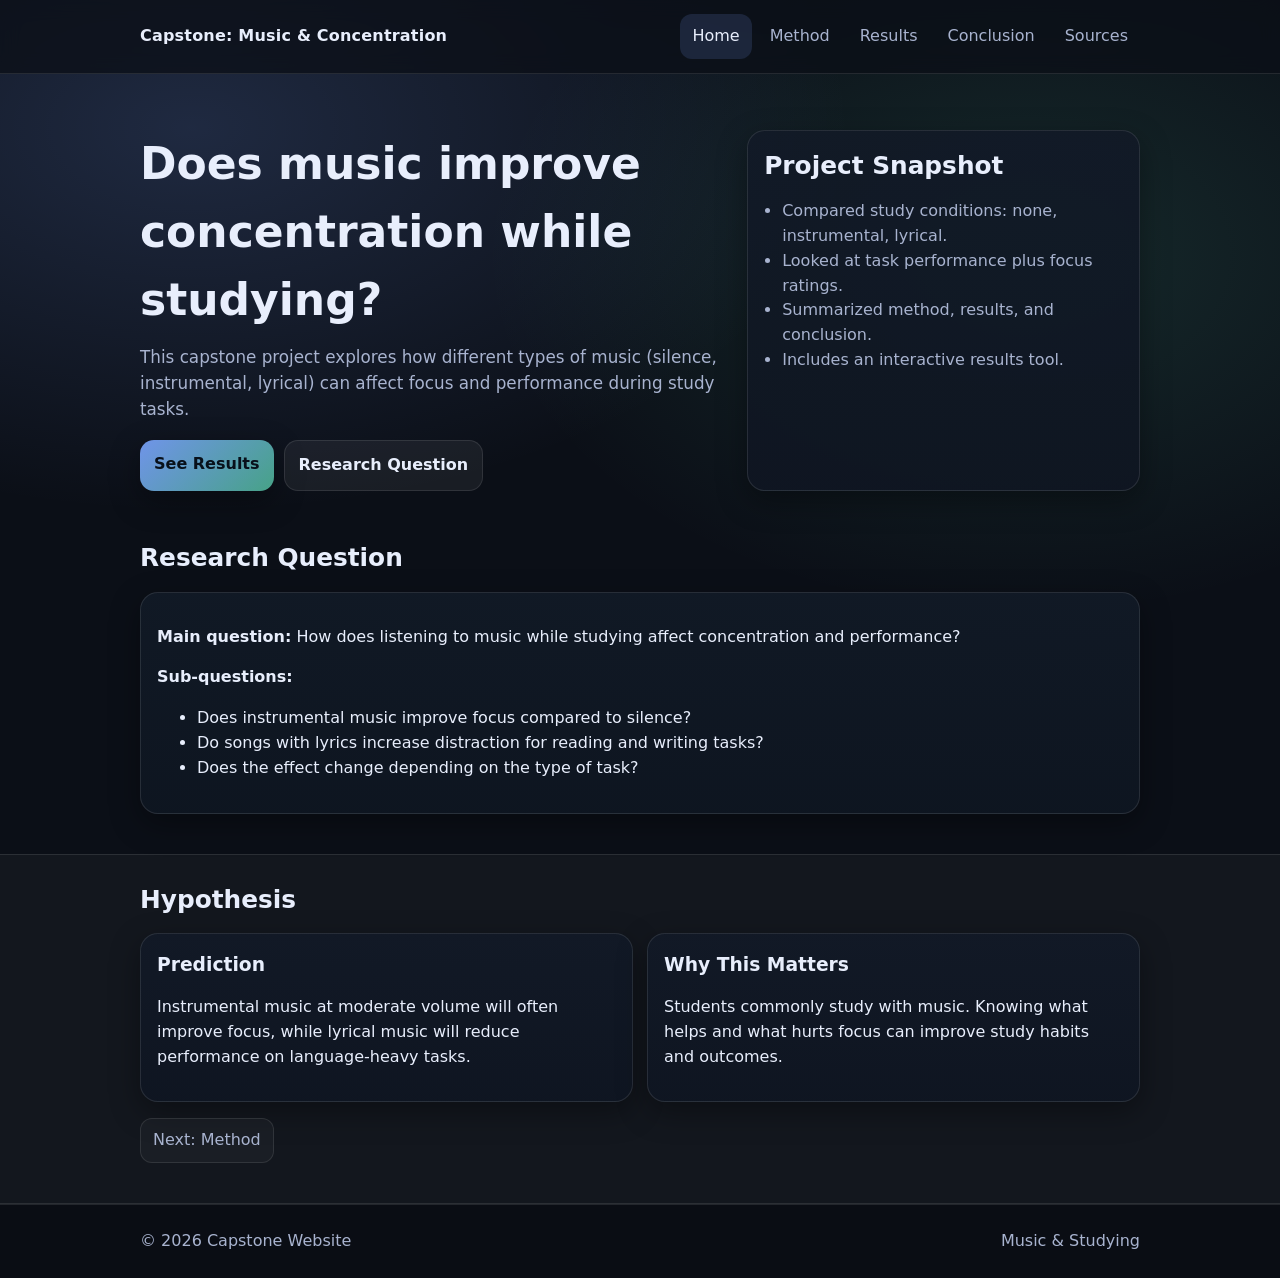
<file: index.html>
﻿<!doctype html>
<html lang="en">
  <head>
    <meta charset="utf-8" />
    <meta name="viewport" content="width=device-width, initial-scale=1" />
    <title>Music & Studying - Capstone</title>
    <link rel="stylesheet" href="styles.css" />
  </head>
  <body>
    <a class="skip-link" href="#main-content">Skip to main content</a>

    <header class="header">
      <div class="container nav">
        <a class="brand" href="./index.html">Capstone: Music & Concentration</a>
        <nav aria-label="Main navigation">
          <a class="active" href="./index.html" aria-current="page">Home</a>
          <a href="./method.html">Method</a>
          <a href="./results.html">Results</a>
          <a href="./conclusion.html">Conclusion</a>
          <a href="./sources.html">Sources</a>
        </nav>
      </div>
    </header>

    <main id="main-content">
      <section class="hero">
        <div class="container hero-grid">
          <div>
            <h1>Does music improve concentration while studying?</h1>
            <p class="lead">
              This capstone project explores how different types of music
              (silence, instrumental, lyrical) can affect focus and performance
              during study tasks.
            </p>
            <div class="btn-row">
              <a class="btn" href="./results.html">See Results</a>
              <a class="btn btn-ghost" href="#question">Research Question</a>
            </div>
          </div>

          <div class="card">
            <h2>Project Snapshot</h2>
            <ul class="checklist">
              <li>Compared study conditions: none, instrumental, lyrical.</li>
              <li>Looked at task performance plus focus ratings.</li>
              <li>Summarized method, results, and conclusion.</li>
              <li>Includes an interactive results tool.</li>
            </ul>
          </div>
        </div>
      </section>

      <section id="question" class="section">
        <div class="container">
          <h2>Research Question</h2>
          <div class="card">
            <p>
              <strong>Main question:</strong> How does listening to music while
              studying affect concentration and performance?
            </p>
            <p><strong>Sub-questions:</strong></p>
            <ul>
              <li>
                Does instrumental music improve focus compared to silence?
              </li>
              <li>
                Do songs with lyrics increase distraction for reading and
                writing tasks?
              </li>
              <li>Does the effect change depending on the type of task?</li>
            </ul>
          </div>
        </div>
      </section>

      <section class="section alt">
        <div class="container">
          <h2>Hypothesis</h2>
          <div class="grid2">
            <div class="card">
              <h3>Prediction</h3>
              <p>
                Instrumental music at moderate volume will often improve focus,
                while lyrical music will reduce performance on language-heavy
                tasks.
              </p>
            </div>
            <div class="card">
              <h3>Why This Matters</h3>
              <p>
                Students commonly study with music. Knowing what helps and what
                hurts focus can improve study habits and outcomes.
              </p>
            </div>
          </div>

          <div class="page-nav" aria-label="Page navigation">
            <a href="./method.html">Next: Method</a>
          </div>
        </div>
      </section>
    </main>

    <footer class="footer">
      <div class="container footer-row">
        <span>&copy; <span id="year"></span> Capstone Website</span>
        <span class="muted">Music & Studying</span>
      </div>
    </footer>

    <script src="script.js"></script>
  </body>
</html>
</file>
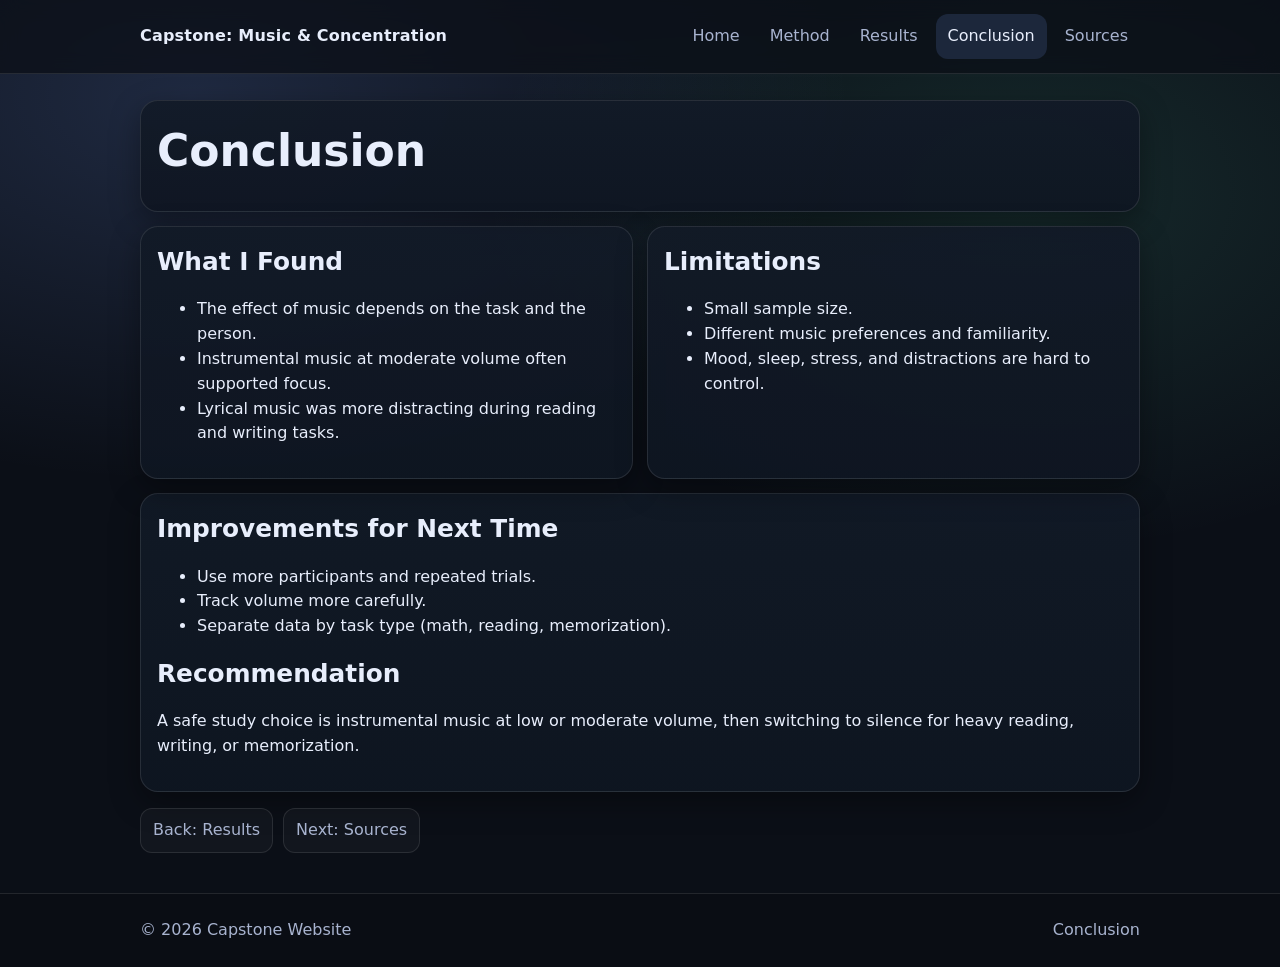
<file: conclusion.html>
﻿<!doctype html>
<html lang="en">
  <head>
    <meta charset="utf-8" />
    <meta name="viewport" content="width=device-width, initial-scale=1" />
    <title>Conclusion - Music & Studying</title>
    <link rel="stylesheet" href="styles.css" />
  </head>
  <body>
    <a class="skip-link" href="#main-content">Skip to main content</a>

    <header class="header">
      <div class="container nav">
        <a class="brand" href="./index.html">Capstone: Music & Concentration</a>
        <nav aria-label="Main navigation">
          <a href="./index.html">Home</a>
          <a href="./method.html">Method</a>
          <a href="./results.html">Results</a>
          <a class="active" href="./conclusion.html" aria-current="page"
            >Conclusion</a
          >
          <a href="./sources.html">Sources</a>
        </nav>
      </div>
    </header>

    <main id="main-content" class="section">
      <div class="container">
        <div class="card page-head">
          <h1>Conclusion</h1>
        </div>

        <div class="grid2">
          <section class="card">
            <h2>What I Found</h2>
            <ul>
              <li>The effect of music depends on the task and the person.</li>
              <li>
                Instrumental music at moderate volume often supported focus.
              </li>
              <li>
                Lyrical music was more distracting during reading and writing
                tasks.
              </li>
            </ul>
          </section>

          <section class="card">
            <h2>Limitations</h2>
            <ul>
              <li>Small sample size.</li>
              <li>Different music preferences and familiarity.</li>
              <li>
                Mood, sleep, stress, and distractions are hard to control.
              </li>
            </ul>
          </section>
        </div>

        <section class="card" style="margin-top: 14px">
          <h2>Improvements for Next Time</h2>
          <ul>
            <li>Use more participants and repeated trials.</li>
            <li>Track volume more carefully.</li>
            <li>Separate data by task type (math, reading, memorization).</li>
          </ul>

          <h2>Recommendation</h2>
          <p>
            A safe study choice is instrumental music at low or moderate volume,
            then switching to silence for heavy reading, writing, or
            memorization.
          </p>
        </section>

        <div class="page-nav" aria-label="Page navigation">
          <a href="./results.html">Back: Results</a>
          <a href="./sources.html">Next: Sources</a>
        </div>
      </div>
    </main>

    <footer class="footer">
      <div class="container footer-row">
        <span>&copy; <span id="year"></span> Capstone Website</span>
        <span class="muted">Conclusion</span>
      </div>
    </footer>

    <script src="script.js"></script>
  </body>
</html>
</file>
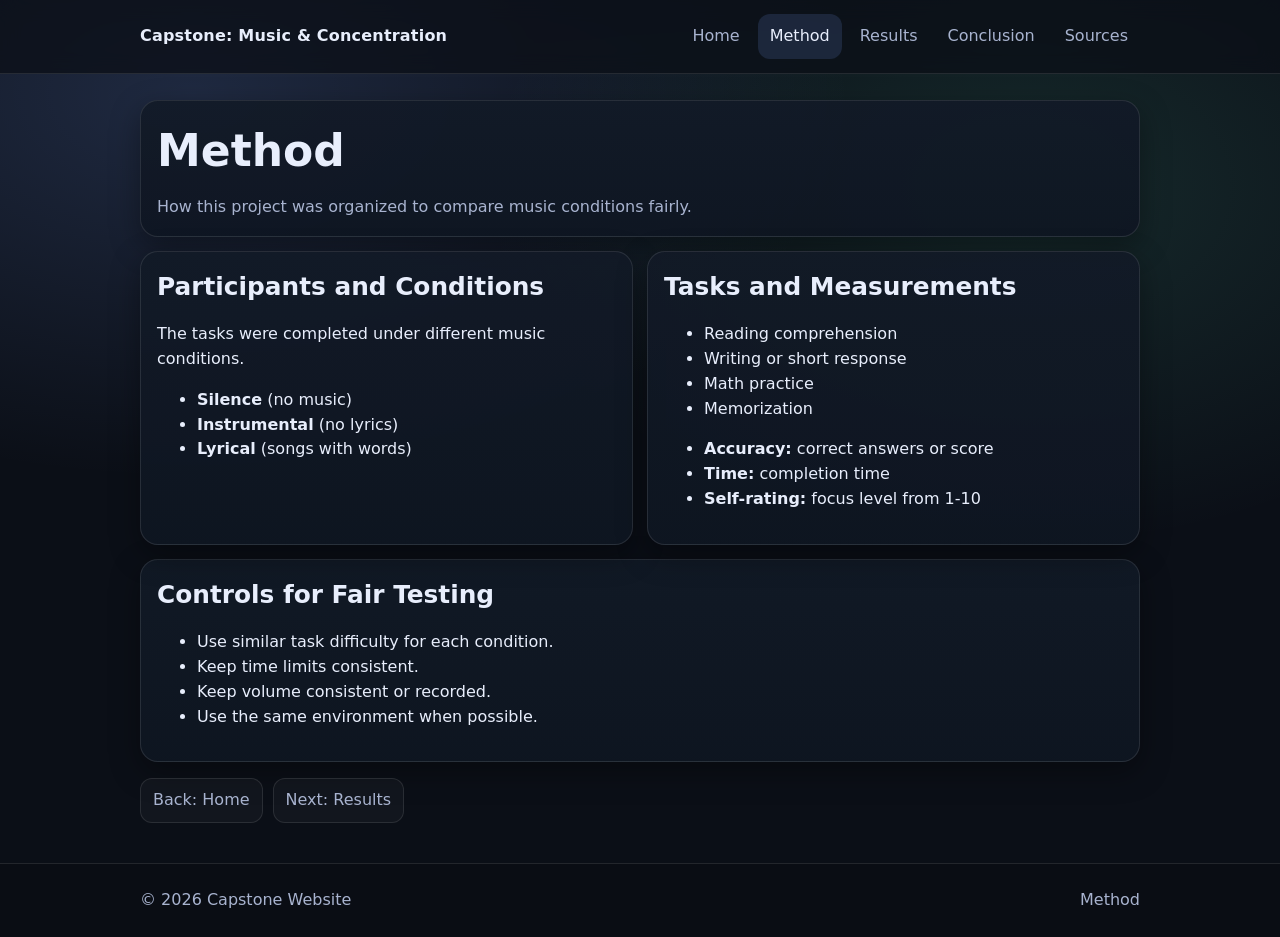
<file: method.html>
﻿<!doctype html>
<html lang="en">
  <head>
    <meta charset="utf-8" />
    <meta name="viewport" content="width=device-width, initial-scale=1" />
    <title>Method - Music & Studying</title>
    <link rel="stylesheet" href="styles.css" />
  </head>
  <body>
    <a class="skip-link" href="#main-content">Skip to main content</a>

    <header class="header">
      <div class="container nav">
        <a class="brand" href="./index.html">Capstone: Music & Concentration</a>
        <nav aria-label="Main navigation">
          <a href="./index.html">Home</a>
          <a class="active" href="./method.html" aria-current="page">Method</a>
          <a href="./results.html">Results</a>
          <a href="./conclusion.html">Conclusion</a>
          <a href="./sources.html">Sources</a>
        </nav>
      </div>
    </header>

    <main id="main-content" class="section">
      <div class="container">
        <div class="card page-head">
          <h1>Method</h1>
          <p class="muted">
            How this project was organized to compare music conditions fairly.
          </p>
        </div>

        <div class="grid2">
          <section class="card">
            <h2>Participants and Conditions</h2>
            <p>The tasks were completed under different music conditions.</p>
            <ul>
              <li><strong>Silence</strong> (no music)</li>
              <li><strong>Instrumental</strong> (no lyrics)</li>
              <li><strong>Lyrical</strong> (songs with words)</li>
            </ul>
          </section>

          <section class="card">
            <h2>Tasks and Measurements</h2>
            <ul>
              <li>Reading comprehension</li>
              <li>Writing or short response</li>
              <li>Math practice</li>
              <li>Memorization</li>
            </ul>
            <ul>
              <li><strong>Accuracy:</strong> correct answers or score</li>
              <li><strong>Time:</strong> completion time</li>
              <li><strong>Self-rating:</strong> focus level from 1-10</li>
            </ul>
          </section>
        </div>

        <section class="card" style="margin-top: 14px">
          <h2>Controls for Fair Testing</h2>
          <ul>
            <li>Use similar task difficulty for each condition.</li>
            <li>Keep time limits consistent.</li>
            <li>Keep volume consistent or recorded.</li>
            <li>Use the same environment when possible.</li>
          </ul>
        </section>

        <div class="page-nav" aria-label="Page navigation">
          <a href="./index.html">Back: Home</a>
          <a href="./results.html">Next: Results</a>
        </div>
      </div>
    </main>

    <footer class="footer">
      <div class="container footer-row">
        <span>&copy; <span id="year"></span> Capstone Website</span>
        <span class="muted">Method</span>
      </div>
    </footer>

    <script src="script.js"></script>
  </body>
</html>
</file>
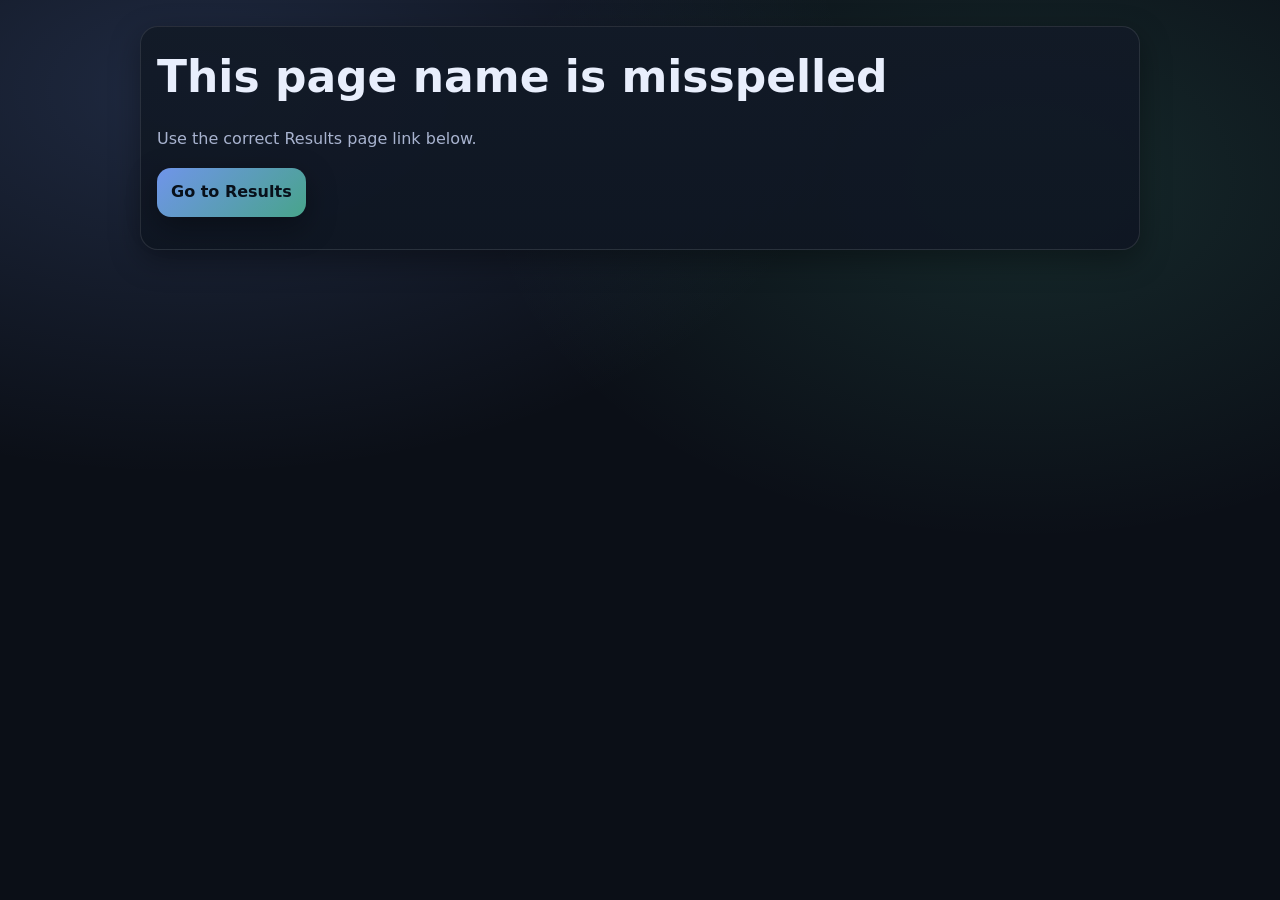
<file: Resluts.html>
﻿<!doctype html>
<html lang="en">
  <head>
    <meta charset="utf-8" />
    <meta name="viewport" content="width=device-width, initial-scale=1" />
    <title>Wrong URL - Use results.html</title>
    <link rel="stylesheet" href="styles.css" />
  </head>
  <body>
    <main class="section">
      <div class="container">
        <div class="card">
          <h1>This page name is misspelled</h1>
          <p class="muted">Use the correct Results page link below.</p>
          <p><a class="btn" href="./results.html">Go to Results</a></p>
        </div>
      </div>
    </main>
  </body>
</html>
</file>
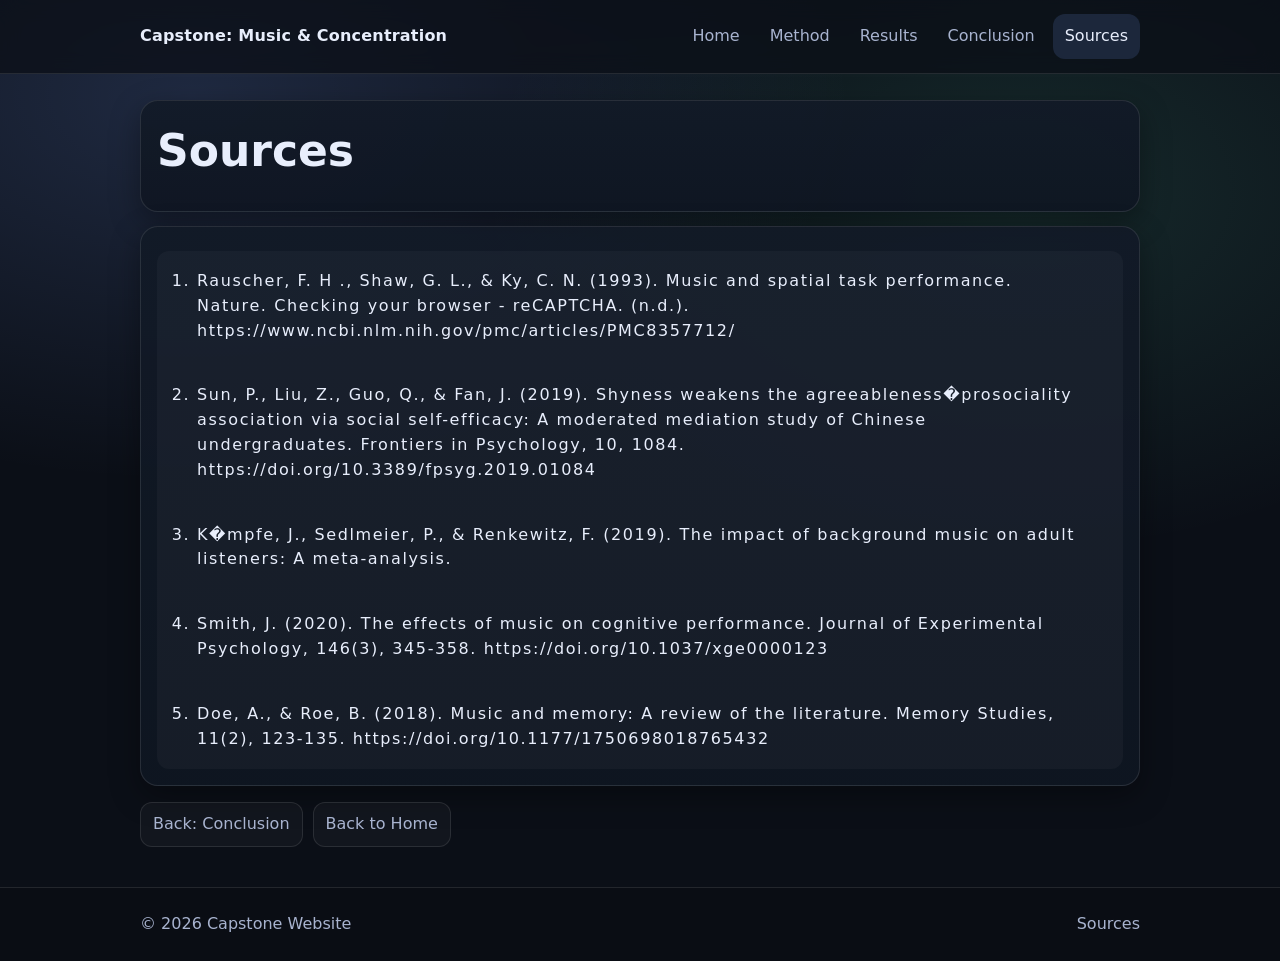
<file: sources.html>
<!doctype html>
<html lang="en">
  <head>
    <meta charset="utf-8" />
    <meta name="viewport" content="width=device-width, initial-scale=1" />
    <title>Sources - Music & Studying</title>
    <link rel="stylesheet" href="styles.css" />
  </head>
  <body>
    <a class="skip-link" href="#main-content">Skip to main content</a>

    <header class="header">
      <div class="container nav">
        <a class="brand" href="./index.html">Capstone: Music & Concentration</a>
        <nav aria-label="Main navigation">
          <a href="./index.html">Home</a>
          <a href="./method.html">Method</a>
          <a href="./results.html">Results</a>
          <a href="./conclusion.html">Conclusion</a>
          <a class="active" href="./sources.html" aria-current="page"
            >Sources</a
          >
        </nav>
      </div>
    </header>

    <main id="main-content" class="section">
      <div class="container">
        <div class="card page-head">
          <h1>Sources</h1>
        </div>

        <section class="card">
          <ol class="sources-list">
            <li>
              Rauscher, F. H ., Shaw, G. L., & Ky, C. N. (1993). Music and
              spatial task performance. Nature. Checking your browser -
              reCAPTCHA. (n.d.).
              https://www.ncbi.nlm.nih.gov/pmc/articles/PMC8357712/
            </li>
            <li>
              Sun, P., Liu, Z., Guo, Q., & Fan, J. (2019). Shyness weakens the
              agreeableness�prosociality association via social self-efficacy: A
              moderated mediation study of Chinese undergraduates. Frontiers in
              Psychology, 10, 1084. https://doi.org/10.3389/fpsyg.2019.01084
            </li>
            <li>
              K�mpfe, J., Sedlmeier, P., & Renkewitz, F. (2019). The impact of
              background music on adult listeners: A meta-analysis.
            </li>
            <li>
              Smith, J. (2020). The effects of music on cognitive performance.
              Journal of Experimental Psychology, 146(3), 345-358.
              https://doi.org/10.1037/xge0000123
            </li>
            <li>
              Doe, A., & Roe, B. (2018). Music and memory: A review of the
              literature. Memory Studies, 11(2), 123-135.
              https://doi.org/10.1177/1750698018765432
            </li>
          </ol>
        </section>

        <div class="page-nav" aria-label="Page navigation">
          <a href="./conclusion.html">Back: Conclusion</a>
          <a href="./index.html">Back to Home</a>
        </div>
      </div>
    </main>

    <footer class="footer">
      <div class="container footer-row">
        <span>&copy; <span id="year"></span> Capstone Website</span>
        <span class="muted">Sources</span>
      </div>
    </footer>

    <script src="script.js"></script>
  </body>
</html>
</file>
<file: styles.css>
:root {
  --bg: #0b0f17;
  --panel: #121a27;
  --panel2: #0f1622;
  --text: #e8eefc;
  --muted: #a8b3cf;
  --line: rgba(255, 255, 255, 0.1);
  --shadow: 0 10px 30px rgba(0, 0, 0, 0.35);
  --radius: 18px;
  --max: 1040px;
  --pad: 20px;
}

* {
  box-sizing: border-box;
}

html,
body {
  margin: 0;
  padding: 0;
}

body {
  font-family: system-ui, -apple-system, Segoe UI, Roboto, Arial, sans-serif;
  background:
    radial-gradient(1200px 700px at 15% 10%, rgba(122, 162, 255, 0.18), transparent 55%),
    radial-gradient(900px 600px at 80% 20%, rgba(102, 240, 194, 0.12), transparent 60%),
    var(--bg);
  color: var(--text);
  line-height: 1.55;
}

a {
  color: inherit;
  text-decoration: none;
}

.container {
  max-width: var(--max);
  margin: 0 auto;
  padding: 0 var(--pad);
}

.skip-link {
  position: absolute;
  left: -9999px;
  top: auto;
}

.skip-link:focus {
  left: 12px;
  top: 12px;
  padding: 10px 12px;
  border-radius: 10px;
  background: #ffffff;
  color: #0b0f17;
  z-index: 50;
  font-weight: 700;
}

.header {
  position: sticky;
  top: 0;
  z-index: 10;
  background: rgba(11, 15, 23, 0.75);
  backdrop-filter: blur(10px);
  border-bottom: 1px solid var(--line);
}

.nav {
  display: flex;
  align-items: center;
  justify-content: space-between;
  padding: 14px var(--pad);
  gap: 14px;
}

.brand {
  font-weight: 800;
  letter-spacing: 0.2px;
}

nav {
  display: flex;
  gap: 6px;
  flex-wrap: wrap;
}

nav a {
  padding: 10px 12px;
  border-radius: 12px;
  color: var(--muted);
}

nav a:hover {
  background: rgba(255, 255, 255, 0.06);
  color: var(--text);
}

nav a.active {
  background: rgba(122, 162, 255, 0.15);
  color: var(--text);
}

.hero {
  padding: 56px 0 22px;
}

.hero-grid {
  display: grid;
  gap: 18px;
  grid-template-columns: 1.2fr 0.8fr;
  align-items: stretch;
}

h1 {
  font-size: clamp(30px, 4vw, 44px);
  margin: 0 0 10px;
}

.lead {
  color: var(--muted);
  font-size: 1.05rem;
  margin: 0 0 18px;
}

.btn-row {
  display: flex;
  gap: 10px;
  flex-wrap: wrap;
}

.btn {
  display: inline-block;
  padding: 12px 14px;
  border-radius: 14px;
  background: linear-gradient(135deg, rgba(122, 162, 255, 0.9), rgba(102, 240, 194, 0.65));
  color: #08101a;
  font-weight: 800;
  box-shadow: var(--shadow);
}

.btn:hover {
  transform: translateY(-1px);
}

.btn-ghost {
  background: rgba(255, 255, 255, 0.06);
  color: var(--text);
  border: 1px solid var(--line);
  box-shadow: none;
}

.section {
  padding: 26px 0 40px;
}

.section.alt {
  background: rgba(255, 255, 255, 0.03);
  border-top: 1px solid var(--line);
  border-bottom: 1px solid var(--line);
}

h2 {
  margin: 0 0 14px;
  font-size: 1.55rem;
}

h3 {
  margin: 0 0 8px;
}

.card {
  background: linear-gradient(180deg, rgba(18, 26, 39, 0.92), rgba(15, 22, 34, 0.92));
  border: 1px solid var(--line);
  border-radius: var(--radius);
  padding: 16px;
  box-shadow: var(--shadow);
}

.page-head {
  margin-bottom: 14px;
}

.page-head p {
  margin: 0;
}

.muted {
  color: var(--muted);
}

.checklist {
  margin: 10px 0 0;
  padding-left: 18px;
  color: var(--muted);
}

.grid2 {
  display: grid;
  gap: 14px;
  grid-template-columns: repeat(2, 1fr);
}

.grid3 {
  display: grid;
  gap: 14px;
  grid-template-columns: repeat(3, 1fr);
}

.page-nav {
  margin-top: 16px;
  display: flex;
  gap: 10px;
  flex-wrap: wrap;
}

.page-nav a {
  padding: 9px 12px;
  border-radius: 12px;
  border: 1px solid var(--line);
  color: var(--muted);
  background: rgba(255, 255, 255, 0.03);
}

.page-nav a:hover {
  color: var(--text);
  background: rgba(122, 162, 255, 0.15);
}

.footer {
  padding: 24px 0;
  border-top: 1px solid var(--line);
  background: rgba(0, 0, 0, 0.12);
}

.footer-row {
  display: flex;
  justify-content: space-between;
  gap: 12px;
  flex-wrap: wrap;
  color: var(--muted);
}

.tool {
  display: grid;
  gap: 14px;
  grid-template-columns: 1fr 1fr;
  align-items: start;
}

label {
  display: block;
  margin: 10px 0 6px;
  color: var(--muted);
}

input[type="range"] {
  width: 100%;
}

select {
  width: 100%;
  padding: 10px 12px;
  border-radius: 14px;
  border: 1px solid var(--line);
  background: rgba(255, 255, 255, 0.06);
  color: var(--text);
}

.badge {
  display: inline-block;
  padding: 6px 10px;
  border-radius: 999px;
  border: 1px solid var(--line);
  background: rgba(255, 255, 255, 0.05);
  color: var(--text);
  font-weight: 700;
  margin-right: 6px;
}

.small-note {
  font-size: 0.95rem;
  color: var(--muted);
}

.chart-card {
  margin-top: 12px;
  padding: 12px;
  border: 1px solid var(--line);
  border-radius: 14px;
  background: rgba(255, 255, 255, 0.02);
}

#focusChart {
  width: 100%;
  height: 300px;
  max-height: 340px;
}

@media (max-width: 900px) {
  .hero-grid,
  .grid3,
  .grid2,
  .tool {
    grid-template-columns: 1fr;
  }

  .nav {
    align-items: flex-start;
    flex-direction: column;
  }
}


/* Improve readability of dropdown options across browsers */
select option {
  background-color: #ffffff;
  color: #0b1220;
}

select option:checked,
select option:hover {
  background: #1f6fd6;
  color: #ffffff;
}

/* Keep footer at the bottom on short pages */
body {
  min-height: 100vh;
  display: flex;
  flex-direction: column;
}

main {
  flex: 1 0 auto;
}

.footer {
  margin-top: auto;
}

/* Extra cushion for citation lists */
.sources-list {
  margin: 8px 0 0;
  padding: 18px 40px 18px 40px;
  border-radius: 12px;
  background: rgba(255, 255, 255, 0.03);
}

.sources-list li {
  letter-spacing: 0.1em;
}

.sources-list li + li {
  margin-top: 40px;
}

/* test */
</file>
